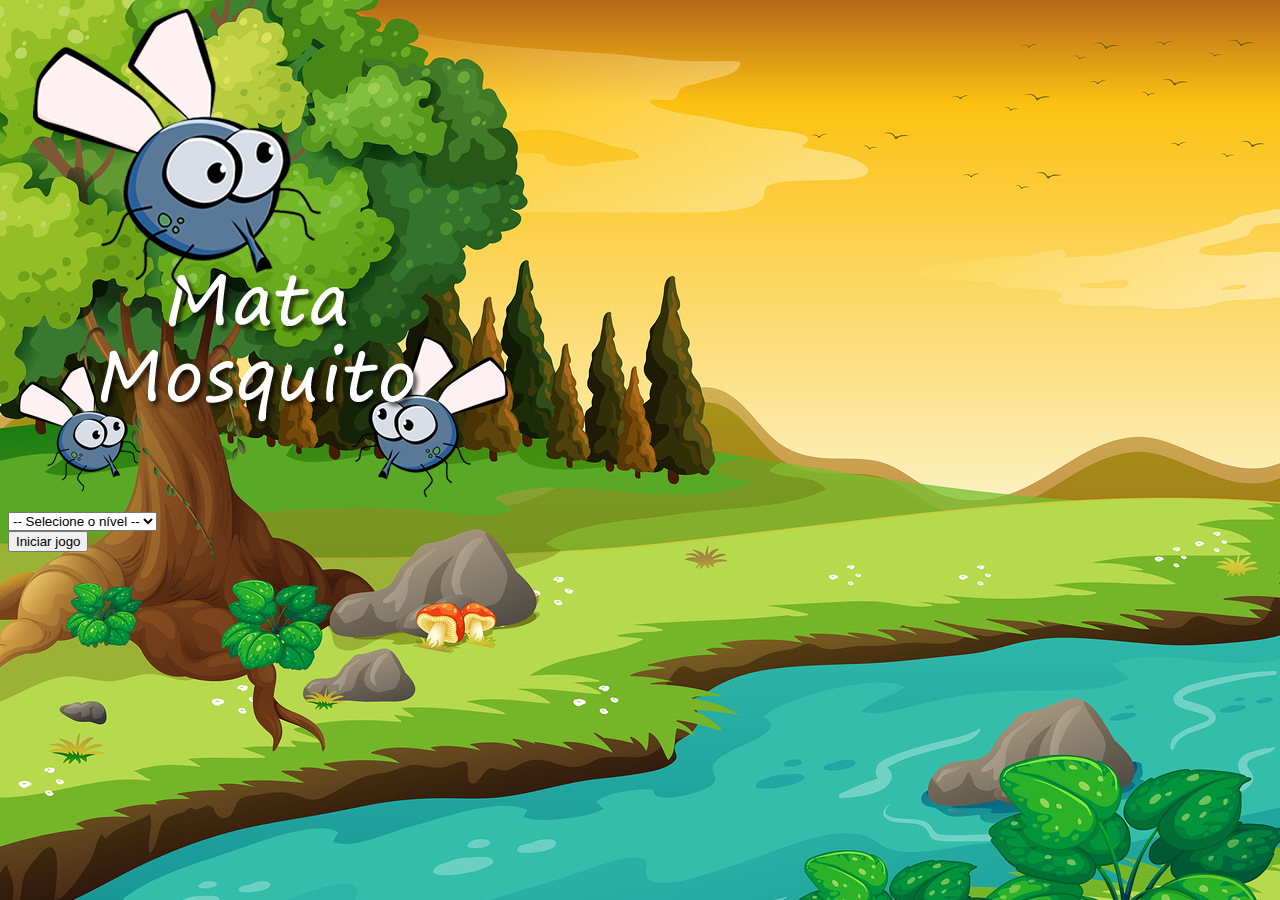
<file: index.html>
<!DOCTYPE html>
<html lang="pt_BR">
	<head>
    <link rel="shortcut icon" href="/images/favicon.png" type="image/x-icon">
		<meta charset="UTF-8" />
		<meta http-equiv="X-UA-Compatible" content="IE=edge" />
		<meta name="viewport" content="width=device-width, initial-scale=1.0" />
		<title>Mata Mosquito - Início</title>
		<link
			rel="stylesheet"
			href="https://cdn.jsdelivr.net/npm/bootstrap@4.6.2/dist/css/bootstrap.min.css"
			integrity="sha384-xOolHFLEh07PJGoPkLv1IbcEPTNtaed2xpHsD9ESMhqIYd0nLMwNLD69Npy4HI+N"
			crossorigin="anonymous"
		/>
		<link rel="stylesheet" href="/css/style.css" />
		<script>
			function iniciarJogo() {
				var nivel = document.getElementById("nivel").value;
				if (nivel === "") {
					alert("Selecione um nível para iniciar o jogo");
					return false;
				}

				window.location.href = "jogo.html?" + nivel;
			}
		</script>
	</head>
	<body>
		<div class="container">
			<div class="row">
				<div class="col">
					<div class="d-flex justify-content-center">
						<img src="images/game.png" />
					</div>
				</div>
			</div>

			<div class="row">
				<div class="col">
					<div class="d-flex justify-content-center">
						<div class="mb-2">
							<select id="nivel" class="form-control">
								<option value="">-- Selecione o nível --</option>
								<option value="normal">Normal</option>
								<option value="dificil">Difícil</option>
								<option value="muito-dificil">Muito difícil</option>
							</select>
						</div>
					</div>
				</div>
			</div>

			<div class="row">
				<div class="col">
					<div class="d-flex justify-content-center">
						<button type="button" class="btn btn-danger btn-lg" onclick="iniciarJogo()">Iniciar jogo</button>
					</div>
				</div>
			</div>
		</div>
	</body>
</html>
</file>
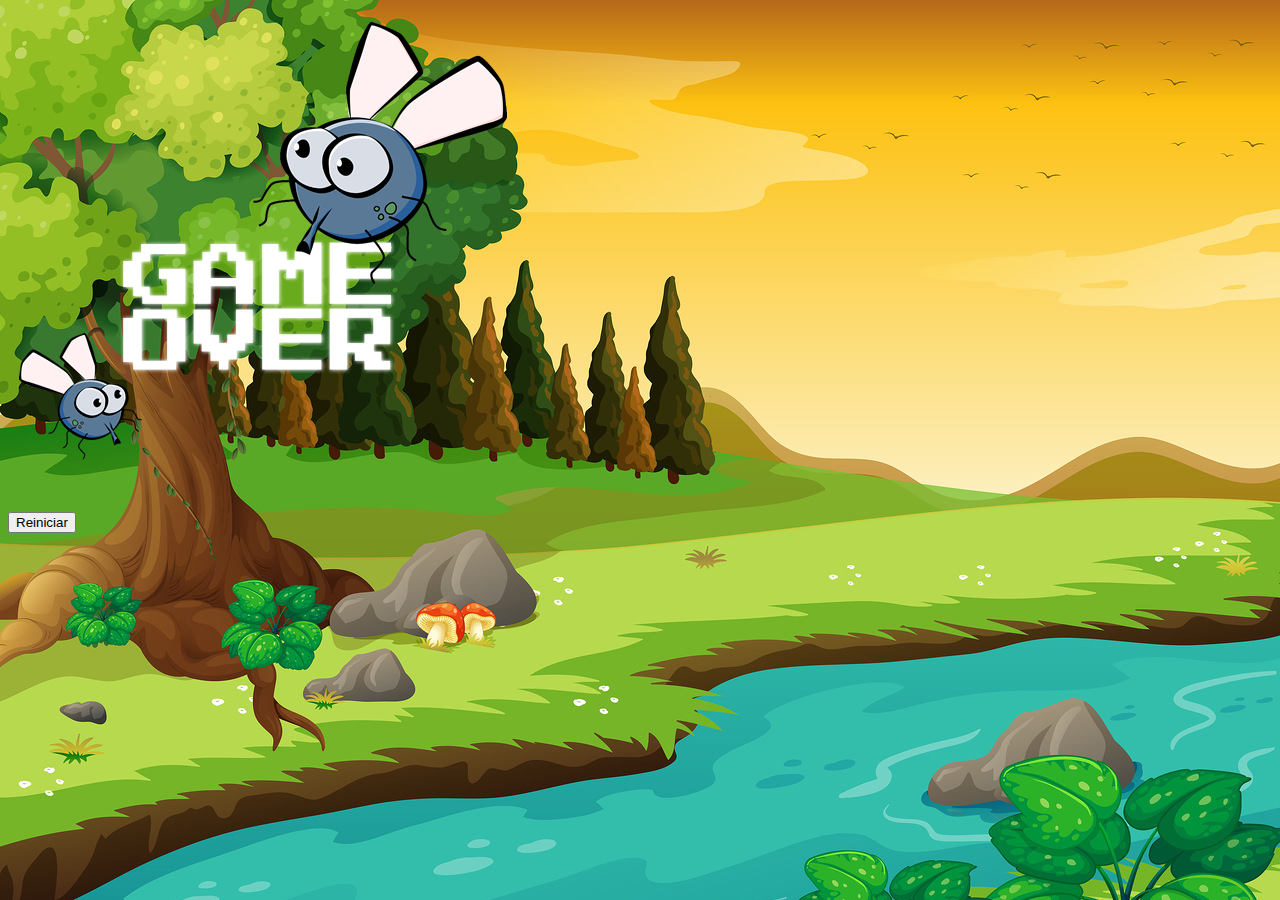
<file: game_over.html>
<!DOCTYPE html>
<html lang="pt_BR">
	<head>
    <link rel="shortcut icon" href="/images/favicon.png" type="image/x-icon">
		<meta charset="UTF-8" />
		<meta http-equiv="X-UA-Compatible" content="IE=edge" />
		<meta name="viewport" content="width=device-width, initial-scale=1.0" />
		<title>Mata Mosquito - Game over</title>
		<link
			rel="stylesheet"
			href="https://cdn.jsdelivr.net/npm/bootstrap@4.6.2/dist/css/bootstrap.min.css"
			integrity="sha384-xOolHFLEh07PJGoPkLv1IbcEPTNtaed2xpHsD9ESMhqIYd0nLMwNLD69Npy4HI+N"
			crossorigin="anonymous"
		/>
		<link rel="stylesheet" href="/css/style.css" />
	</head>
	<body>
		<div class="container">
			<div class="row">
				<div class="col">
					<div class="d-flex justify-content-center">
						<img src="images/game_over.png" />
					</div>
				</div>
			</div>

			<div class="row">
				<div class="col">
					<div class="d-flex justify-content-center">
						<button type="button" class="btn btn-dark btn-lg" onclick="window.location.href = 'index.html'">Reiniciar</button>
					</div>
				</div>
			</div>
		</div>
	</body>
</html>
</file>
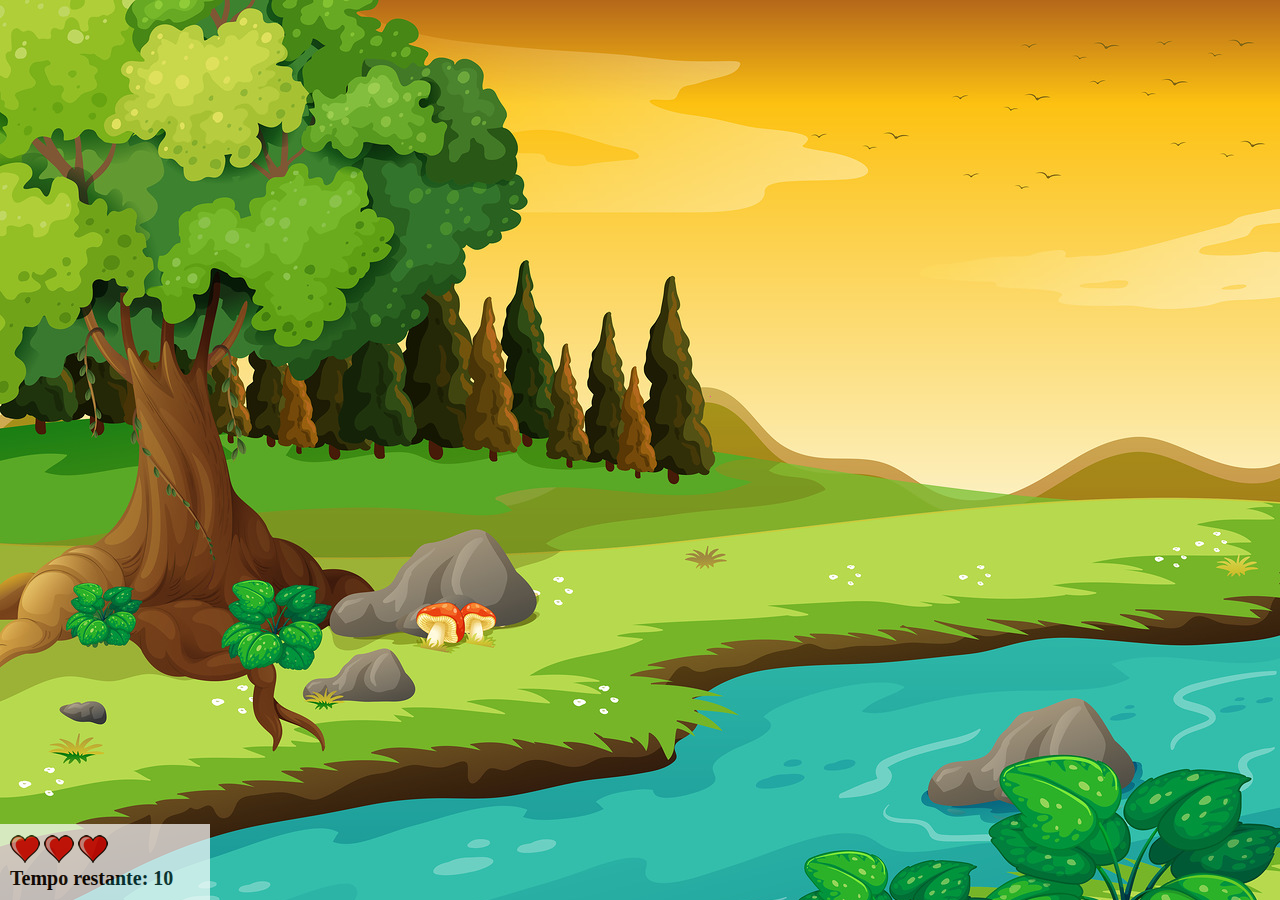
<file: jogo.html>
<!DOCTYPE html>
<html lang="pt-BR">
	<head>
    <link rel="shortcut icon" href="/images/favicon.png" type="image/x-icon">
		<meta charset="UTF-8" />
		<meta http-equiv="X-UA-Compatible" content="IE=edge" />
		<meta name="viewport" content="width=device-width, initial-scale=1.0" />
		<title>Mata Mosquito - Game</title>
		<link rel="stylesheet" href="/css/style.css" />
		<script src="/javascript/scripts.js"></script>
	</head>
	<body onresize="ajustaTamanhoPalcoJogo()">
		<div class="painel">
			<div class="vidas">
				<img id="v1" src="/images/coracao_cheio.png" />
				<img id="v2" src="/images/coracao_cheio.png" />
				<img id="v3" src="/images/coracao_cheio.png" />
			</div>

			<div class="cronometro">Tempo restante: <span id="cronometro"></span></div>
		</div>

		<script>
			document.getElementById("cronometro").innerHTML = tempo;

			var criaMosquito = setInterval(function () {
				posicaoRandomica();
			}, criaMosquitoTempo);
		</script>
	</body>
</html>
</file>
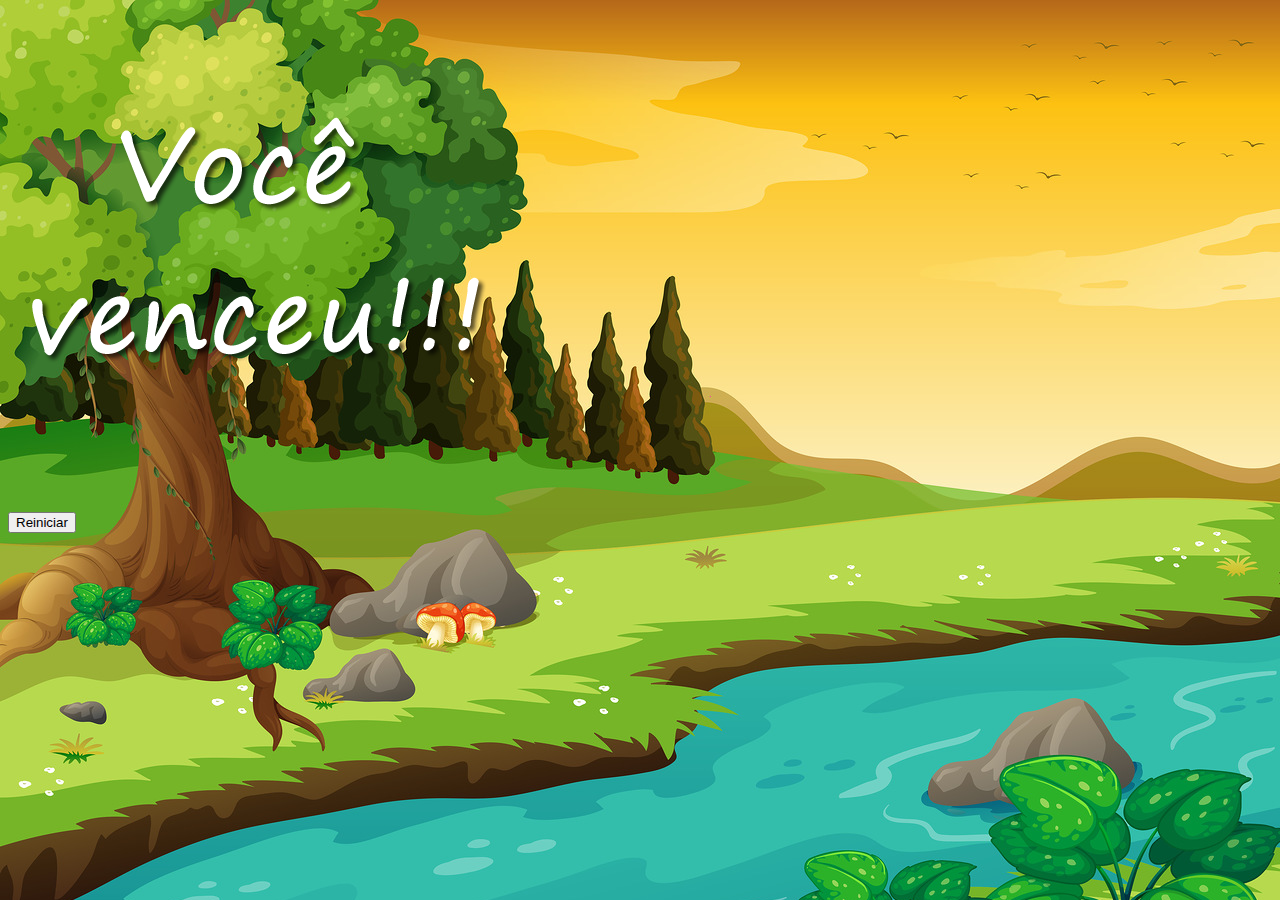
<file: vitoria.html>
<!DOCTYPE html>
<html lang="pt_BR">
	<head>
    <link rel="shortcut icon" href="/images/favicon.png" type="image/x-icon">
		<meta charset="UTF-8" />
		<meta http-equiv="X-UA-Compatible" content="IE=edge" />
		<meta name="viewport" content="width=device-width, initial-scale=1.0" />
		<title>Mata Mosquito - Vitória</title>
		<link
			rel="stylesheet"
			href="https://cdn.jsdelivr.net/npm/bootstrap@4.6.2/dist/css/bootstrap.min.css"
			integrity="sha384-xOolHFLEh07PJGoPkLv1IbcEPTNtaed2xpHsD9ESMhqIYd0nLMwNLD69Npy4HI+N"
			crossorigin="anonymous"
		/>
		<link rel="stylesheet" href="/css/style.css" />
	</head>
	<body>
		<div class="container">
			<div class="row">
				<div class="col">
					<div class="d-flex justify-content-center">
						<img src="images/vitoria.png" />
					</div>
				</div>
			</div>

			<div class="row">
				<div class="col">
					<div class="d-flex justify-content-center">
						<button type="button" class="btn btn-dark btn-lg" onclick="window.location.href = 'index.html'">Reiniciar</button>
					</div>
				</div>
			</div>
		</div>
	</body>
</html>
</file>
<file: css/style.css>
html {
	cursor: url(../images/mata_mosca.png) 30 30, auto;
}

body {
	background-image: url(../images/bg.jpg);
	background-repeat: no-repeat;
	background-size: 100%;
}

.mosquito1 {
	width: 50px;
	height: 50px;
}

.mosquito2 {
	width: 70px;
	height: 70px;
}

.mosquito3 {
	width: 90px;
	height: 90px;
}

.ladoA {
	transform: scaleX(1);
}

.ladoB {
	transform: scaleX(-1);
}

.painel {
	position: absolute;
	width: 190px;
	padding: 10px;
	left: 0px;
	bottom: 0px;
	border-top: solid 1px #fff;
	background-color: #fff;
	opacity: 0.7;
}

.vidas {
	float: left;
}

.cronometro {
	float: left;
	font-size: 20px;
	font-weight: bold;
}
</file>
